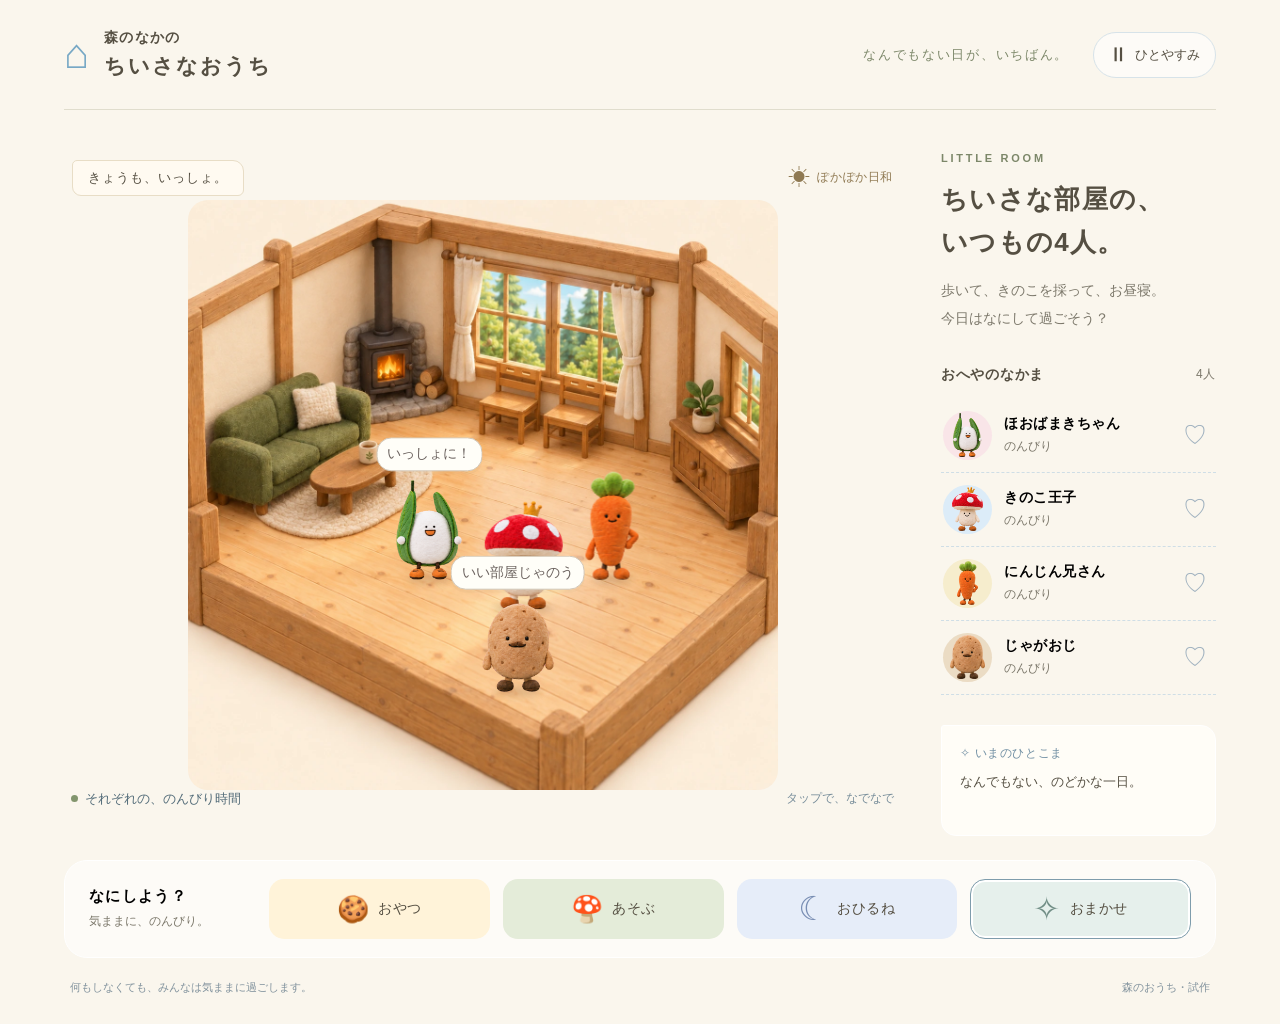
<file: source/index.html>
<!doctype html>
<html lang="ja"><head><meta charset="UTF-8"><meta name="viewport" content="width=device-width,initial-scale=1"><meta name="theme-color" content="#eaf4fa"><title>ほおばまきちゃんの森のおうち</title><meta name="description" content="ほおばまきちゃん、きのこ王子、にんじん兄さん、じゃがおじ。ちいさな箱庭で過ごす、のんびりしたひととき。"><link rel="icon" type="image/svg+xml" href="data:image/svg+xml,%3Csvg xmlns='http://www.w3.org/2000/svg' viewBox='0 0 32 32'%3E%3Crect width='32' height='32' rx='10' fill='%2387b8da'/%3E%3Cpath d='M7 16L16 8l9 8v10H7z' fill='%23fff9e8'/%3E%3Cpath d='M14 20h5v6h-5z' fill='%23e8a4b4'/%3E%3C/svg%3E"><link rel="stylesheet" href="style.css"></head>
<body>
<div class="app">
<header><a class="brand" href="./" aria-label="ほおばまきちゃんの森のおうち ホーム"><span class="brand-mark">⌂</span><span>森のなかの<span class="brand-second">ちいさなおうち</span></span></a><span class="header-note">なんでもない日が、いちばん。</span><button id="pause" class="pause" aria-label="動きを一時停止" aria-pressed="false"><span id="pause-icon">Ⅱ</span><span id="pause-label">ひとやすみ</span></button></header>
<main>
<section class="room-area" aria-label="森のなかまの箱庭">
<div class="room-top"><span class="room-tag">きょうも、いっしょ。</span><span class="weather">☀ <span>ぽかぽか日和</span></span></div>
<div class="room" id="room"><img id="room-image" src="assets/room.webp" alt="窓から光がさす、暖炉と窓際の椅子がある小さな箱庭の部屋" draggable="false"><div id="characters"></div><div id="effects" aria-hidden="true"></div><div class="loading" id="loading">みんな、準備中…</div><div class="paused-note" id="paused-note" hidden>ちょっと、ひとやすみ。</div></div>
<div class="room-bottom"><span class="live-mark"></span><span id="scene-status" role="status">それぞれの、のんびり時間</span><span class="tap-hint">タップで、なでなで</span></div>
</section>
<aside class="sidebar">
<div class="intro"><span class="eyebrow">LITTLE ROOM</span><h1>ちいさな部屋の、<br>いつもの4人。</h1><p>歩いて、きのこを採って、お昼寝。<br>今日はなにして過ごそう？</p></div>
<div class="residents"><h2>おへやのなかま <span>4人</span></h2><button class="resident" data-person="0"><span class="avatar pink" id="avatar-0"></span><span class="resident-info"><strong>ほおばまきちゃん</strong><span id="status-0">のんびり</span></span><span class="resident-detail">♡</span></button><button class="resident" data-person="1"><span class="avatar blue" id="avatar-1"></span><span class="resident-info"><strong>きのこ王子</strong><span id="status-1">のんびり</span></span><span class="resident-detail">♡</span></button><button class="resident" data-person="2"><span class="avatar yellow" id="avatar-2"></span><span class="resident-info"><strong>にんじん兄さん</strong><span id="status-2">のんびり</span></span><span class="resident-detail">♡</span></button><button class="resident" data-person="3"><span class="avatar potato" id="avatar-3"></span><span class="resident-info"><strong>じゃがおじ</strong><span id="status-3">のんびり</span></span><span class="resident-detail">♡</span></button></div>
<div class="moment"><span class="moment-title">✧ いまのひとこま</span><p id="moment-text">なんでもない、のどかな一日。</p></div>
</aside>
</main>
<section class="action-area" aria-label="みんなと過ごす"><div class="action-caption"><strong>なにしよう？</strong><span>気ままに、のんびり。</span></div><div class="actions"><button class="action snack" data-action="eat"><span class="action-symbol">🍪</span><span>おやつ</span></button><button class="action play" data-action="forage"><span class="action-symbol">🍄</span><span>あそぶ</span></button><button class="action sleep" data-action="sleep"><span class="action-symbol">☾</span><span>おひるね</span></button><button class="action auto active" data-action="auto" aria-pressed="true"><span class="action-symbol">✧</span><span>おまかせ</span></button></div></section>
<footer><span>何もしなくても、みんなは気ままに過ごします。</span><span>森のおうち・試作</span></footer>
</div><script src="app.js"></script>
</body></html>
</file>
<file: source/style.css>
:root{color-scheme:light;--ink:#455a67;--muted:#6e818c;--line:#d6e3e9;--blue:#679dbd;--pink:#ebadba}*{box-sizing:border-box}body{margin:0;background:#edf5f9;color:var(--ink);font-family:"Hiragino Maru Gothic ProN","Hiragino Kaku Gothic ProN","Yu Gothic",Meiryo,sans-serif;font-size:16px;-webkit-tap-highlight-color:transparent}button,a{touch-action:manipulation}button{font:inherit;color:inherit;cursor:pointer}button:focus-visible,a:focus-visible{outline:3px solid #548caf;outline-offset:5px}button{border:0}button:hover{filter:brightness(.98)}button:active{transform:translateY(2px)}.app{max-width:1240px;padding:0 44px;margin:0 auto}header{height:110px;display:flex;align-items:center;gap:24px;border-bottom:1px solid var(--line)}.brand{display:flex;align-items:center;gap:14px;text-decoration:none;color:var(--ink);font-weight:700;font-size:14px;letter-spacing:.08em;line-height:1.65}.brand-second{display:block;font-size:21px;letter-spacing:.09em}.brand-mark{font-family:serif;font-size:42px;line-height:1;color:#77a8c5;transform:none}.header-note{font-size:13px;color:var(--muted);margin-left:auto;letter-spacing:.13em}.pause{background:#fff9;border:1px solid #d7e3e9;padding:10px 15px;border-radius:30px;font-size:13px;display:flex;align-items:center;gap:8px}.pause span:first-child{font-size:18px;font-weight:600}main{display:grid;grid-template-columns:minmax(0,1fr) 275px;gap:40px;padding:28px 0 24px}.room-area{min-width:0}.room-top{display:flex;justify-content:space-between;align-items:center;padding:0 8px 4px;position:relative;z-index:1}.room-tag{background:#fffaf1;border:1px solid #e8ddc6;border-radius:5px 11px 6px 9px;font-size:13px;padding:8px 15px;letter-spacing:.08em;transform:none}.weather{color:#8f7952;font-size:22px;display:flex;align-items:center;gap:7px}.weather span{font-size:12px;letter-spacing:.05em}.room{position:relative;aspect-ratio:1;isolation:isolate;margin:-10px -14px -18px;overflow:hidden;border-radius:40px}#room-image{position:absolute;width:100%;height:100%;object-fit:contain;user-select:none}.room-bottom{position:relative;display:flex;align-items:center;gap:7px;padding:0 7px;font-size:13px;color:#536c79;min-height:30px}.live-mark{width:7px;height:7px;background:#85abc2;border-radius:50%}.tap-hint{margin-left:auto;color:#778d9a;font-size:12px}.sidebar{padding-top:26px}.eyebrow{font-size:11px;font-weight:700;letter-spacing:.25em;color:#789ab0}h1{font-size:26px;line-height:1.65;font-weight:700;letter-spacing:.05em;margin:12px 0}p{margin:0}.intro p{font-size:13px;line-height:2;color:var(--muted)}.residents{margin-top:34px}h2{display:flex;align-items:center;justify-content:space-between;font-size:14px;font-weight:600;letter-spacing:.05em;margin:0 0 15px}h2 span{font-size:12px;font-weight:400;color:var(--muted)}.resident{display:flex;align-items:center;text-align:left;width:100%;background:transparent;padding:12px 2px;border-bottom:1px dashed #cfdee6;gap:12px}.avatar{width:49px;height:49px;border-radius:50%;display:flex;align-items:center;justify-content:center;overflow:hidden;flex-shrink:0}.avatar img{width:35px;height:42px;object-fit:contain}.pink{background:#f9e5e8}.blue{background:#dcecf8}.yellow{background:#f6edcd}.resident-info{display:flex;flex-direction:column;gap:5px}.resident-info strong{font-size:14px;font-weight:600;letter-spacing:.04em}.resident-info>span{font-size:12px;color:var(--muted)}.resident-detail{margin-left:auto;color:#9fb1bf;font-size:24px;padding-right:7px}.moment{margin-top:30px;padding:17px 18px;background:#f9fcfd;border:1px solid #fff;border-radius:3px 15px 15px 15px;transform:none}.moment-title{font-size:12px;letter-spacing:.05em;color:#7290a4}.moment p{font-size:13px;line-height:1.9;margin-top:8px;min-height:48px}.action-area{display:flex;align-items:center;gap:30px;background:#fff9;border:1px solid #fff;padding:18px 24px;border-radius:23px;margin-bottom:20px}.action-caption{display:flex;flex-direction:column;gap:7px;min-width:150px}.action-caption strong{font-size:15px;letter-spacing:.09em}.action-caption>span{font-size:12px;color:var(--muted)}.actions{display:grid;grid-template-columns:repeat(4,1fr);gap:13px;flex:1}.action{border:1px solid transparent;border-radius:15px;display:flex;align-items:center;justify-content:center;gap:9px;min-height:60px;font-size:14px;letter-spacing:.04em;transition:background .2s,box-shadow .2s}.action-symbol{font-size:26px;font-family:system-ui;line-height:1}.snack{background:#fff3d9}.play{background:#fbe6e9}.sleep{background:#e6edf9}.auto{background:#e6f0ec}.active{border-color:#7e9cac;box-shadow:0 0 0 2px #fff inset}.sleep .action-symbol{color:#788db3;font-size:33px}.auto .action-symbol{color:#718e86;font-size:32px}footer{display:flex;justify-content:space-between;color:#81929d;font-size:11px;padding:0 6px 26px;line-height:1.8}.character{position:absolute;left:50%;top:70%;width:12%;height:auto;aspect-ratio:.83;transform:translate(-50%,-100%);padding:0;background:none;overflow:visible;will-change:left,top;transition:filter .15s}.character:hover{filter:drop-shadow(0 0 5px #fff9)}.character:active{transform:translate(-50%,-100%)}.character img{height:100%;width:100%;object-fit:contain;position:relative;z-index:2;pointer-events:none;user-select:none;transform-origin:50% 95%}.character[data-person="2"]{aspect-ratio:.64;width:11%}.char-shadow{position:absolute;bottom:-1%;left:16%;width:68%;height:10%;background:#74573c30;filter:blur(3px);border-radius:50%}.bubble{position:absolute;left:50%;bottom:103%;transform:translateX(-50%);background:#fffef8;border:1px solid #d2c7b8;border-radius:15px;padding:7px 10px;color:#6b625e;white-space:nowrap;font-size:clamp(10px,1.2vw,14px);font-weight:600;box-shadow:0 3px 0 #b7a58b15;z-index:5;pointer-events:none}.bubble:empty{display:none}.walking img{animation:waddle .32s infinite alternate}.dancing img{animation:dance .4s infinite alternate}.sleeping img{animation:breath 2.8s infinite ease-in-out;transform:rotate(13deg) scaleY(.88)}.eating img{animation:munch .55s infinite alternate}.happy img{animation:happy .45s 3}.effect{position:absolute;pointer-events:none;font-size:26px;animation:float 1.6s ease-out forwards;z-index:90;transform:translate(-50%,-50%)}.treat{position:absolute;transform:translate(-50%,-50%);font-size:clamp(22px,4vw,38px);z-index:40;pointer-events:none}.loading,.paused-note{position:absolute;left:50%;top:48%;transform:translate(-50%,-50%);background:#fffffff2;padding:15px 22px;border-radius:20px;font-size:14px;white-space:nowrap;z-index:100}.paused .character img{animation-play-state:paused}.paused .effect{animation-play-state:paused}.paused-note{top:32%;border:1px solid #d3e2ec}.failed{color:#906462}.room:not(.ready) .character{visibility:hidden}@keyframes waddle{from{transform:rotate(-5deg) translateY(0)}to{transform:rotate(5deg) translateY(-5%)}}@keyframes dance{from{transform:rotate(-13deg) translateY(-3%)}to{transform:rotate(13deg) translateY(-18%)}}@keyframes breath{50%{transform:rotate(13deg) scale(.98,.84)}}@keyframes munch{to{transform:scale(1.05,.96) rotate(2deg)}}@keyframes happy{50%{transform:translateY(-15%) rotate(-5deg)}}@keyframes float{to{opacity:0;translate:0 -65px;rotate:15deg}}@media(min-width:1400px){.app{max-width:1310px}main{grid-template-columns:minmax(0,1fr) 300px}}@media(max-width:1000px){.app{padding:0 28px}main{grid-template-columns:minmax(0,1fr) 235px;gap:20px}.sidebar{padding-top:20px}h1{font-size:22px}.residents{margin-top:20px}.moment{margin-top:20px}.action-caption{min-width:120px}.action-area{gap:16px;padding:16px}.action{gap:5px}.header-note{display:none}.pause{margin-left:auto}}@media(max-width:760px){.app{padding:0 18px}header{height:86px;gap:10px}.brand{font-size:11px;gap:9px}.brand-second{font-size:18px}.brand-mark{font-size:34px}.pause{font-size:12px;padding:9px 12px}main{display:flex;flex-direction:column;padding:22px 0 16px;gap:22px}.room{margin:-8px -16px -2px;border-radius:22px}.room-top{padding:0 0 5px}.room-tag{font-size:11px;padding:7px 11px}.weather{font-size:20px}.weather span{font-size:11px}.room-bottom{font-size:12px;padding:0}.tap-hint{font-size:10px}.sidebar{padding:0}.intro{display:none}.residents{margin:0}.residents h2{display:none}.residents{display:grid;grid-template-columns:repeat(3,1fr);gap:5px}.resident{padding:12px 6px;border:1px solid #dce8ee;border-radius:16px;background:#ffffff70;gap:7px;align-items:center}.avatar{width:34px;height:37px;flex-shrink:0}.avatar img{height:33px;width:28px}.resident-info strong{font-size:11px}.resident-info>span{font-size:10px;letter-spacing:-.03em}.resident-detail{display:none}.moment{margin-top:14px;padding:12px 15px;transform:none;display:flex;gap:10px;align-items:center}.moment-title{font-size:11px;white-space:nowrap}.moment p{font-size:12px;margin:0;min-height:0}.action-area{display:block;padding:15px 12px;border-radius:20px;margin-bottom:17px}.action-caption{flex-direction:row;justify-content:space-between;align-items:center;margin:0 3px 13px}.action-caption strong{font-size:13px}.action-caption>span{font-size:11px}.actions{gap:7px}.action{flex-direction:column;gap:4px;min-height:74px;font-size:12px;border-radius:13px}.action-symbol{font-size:25px}.sleep .action-symbol,.auto .action-symbol{font-size:29px}footer{display:block;text-align:center;font-size:10px;padding-bottom:18px}footer span{display:block}.character{width:13%}.character[data-person="2"]{width:12%}.bubble{font-size:10px;padding:5px 7px}}@media(prefers-reduced-motion:reduce){.character img{animation:none!important}.effect{animation-duration:.01ms}.action{transition:none}}
@media(min-width:761px){.room{width:min(100%,calc(100svh - 310px));min-width:340px;margin:0 auto -6px}.sidebar{padding-top:10px}.room-area{align-self:center}main{align-items:center}.intro p{font-size:14px}.resident-info strong{font-size:14px}}@media(max-width:760px){.action{font-size:14px}.resident-info strong{font-size:12px}.pause{font-size:14px}}
:root{--ink:#554f42;--muted:#7c786b;--line:#e0ddcd;--blue:#79906b}body{background:#faf6ed}.header-note,.eyebrow{color:#7c8769}.room{border-radius:20px}.live-mark{background:#82956d}.potato{background:#ebdcc4}.character{width:12%;aspect-ratio:.65}.character[data-person="0"]{width:11%;aspect-ratio:.62}.character[data-person="1"]{width:15%;aspect-ratio:.82}.character[data-person="2"]{width:10%;aspect-ratio:.55}.character[data-person="3"]{width:12%;aspect-ratio:.72}.character img{object-position:bottom}.mushroom{position:absolute;transform:translate(-50%,-80%);font-size:clamp(19px,3vw,30px);pointer-events:none}.gathering img{animation:gather .6s ease-in-out infinite}.play{background:#e4ecd9}.resident-info strong{font-size:14px}.bubble{font-weight:500}.moment{background:#fffdf7}.avatar img{height:44px;width:40px}@keyframes gather{50%{transform:translateY(8%) rotate(12deg)}}@media(max-width:760px){.residents{grid-template-columns:repeat(2,minmax(0,1fr));gap:8px}.resident{padding:9px}.resident-info strong{font-size:13px}.resident-info>span{font-size:12px}.room-bottom{flex-wrap:wrap}.action{font-size:13px}.avatar img{height:34px;width:29px}.tap-hint{font-size:11px}}

/* Character names */
.resident-info strong{color:#000000;}

/* Requested UI text and furniture resting behavior */
.action-caption strong{color:#000000;}
.resting img{animation:breathUpright 2.8s infinite ease-in-out;}
@keyframes breathUpright{50%{transform:translateY(2%) scale(.99,.98)}}
</file>
